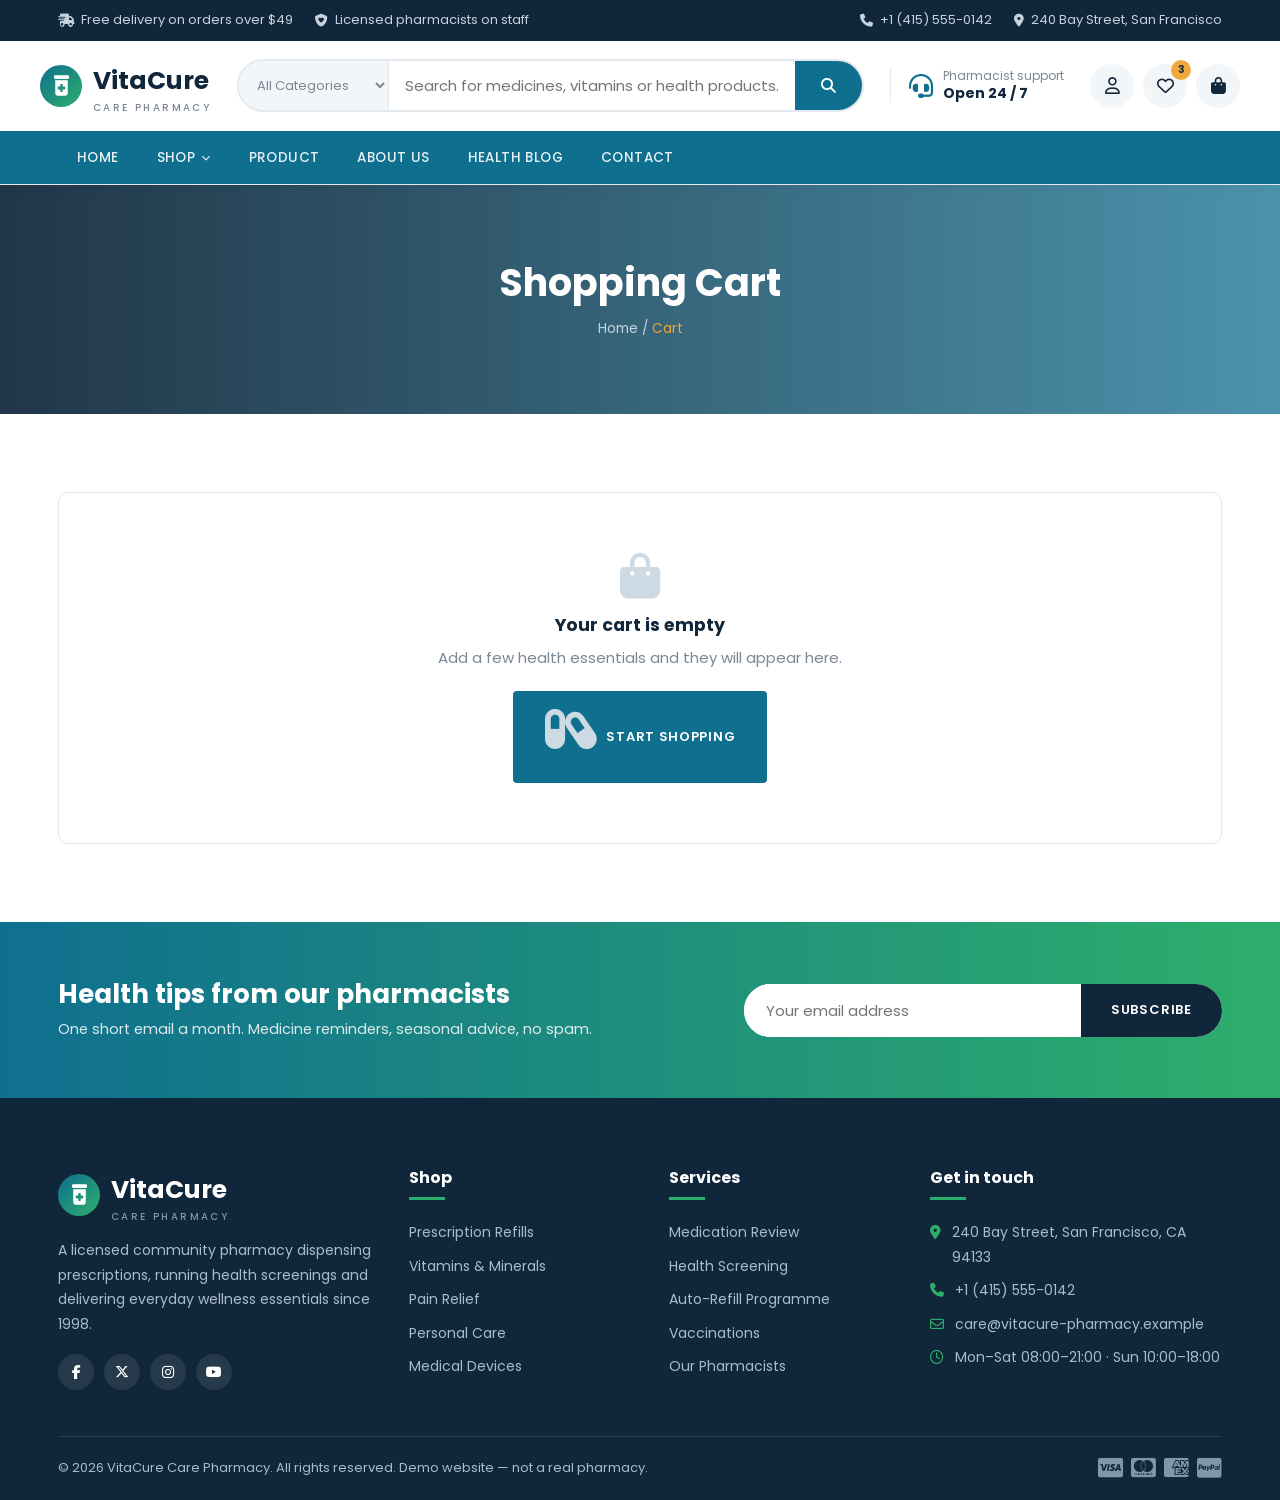
<file: cart.html>
<!DOCTYPE html>
<html lang="en">
<head>
<meta charset="UTF-8">
<meta name="viewport" content="width=device-width, initial-scale=1">
<title>Shopping Cart — VitaCure Care Pharmacy</title>
<link rel="preconnect" href="https://fonts.googleapis.com">
<link href="https://fonts.googleapis.com/css2?family=Poppins:wght@300;400;500;600;700&display=swap" rel="stylesheet">
<link rel="stylesheet" href="https://cdnjs.cloudflare.com/ajax/libs/font-awesome/6.5.1/css/all.min.css">
<link rel="stylesheet" href="css/style.css">
</head>
<body>

<div class="topbar">
  <div class="container wrap">
    <div class="tb-items"><span><i class="fa-solid fa-truck-fast"></i> Free delivery on orders over $49</span><span><i class="fa-solid fa-shield-heart"></i> Licensed pharmacists on staff</span></div>
    <div class="tb-items"><span><i class="fa-solid fa-phone"></i> +1 (415) 555-0142</span><span><i class="fa-solid fa-location-dot"></i> 240 Bay Street, San Francisco</span></div>
  </div>
</div>

<header class="site-header">
  <div class="container header-main">
    <a href="index.html" class="logo"><span class="mark"><i class="fa-solid fa-prescription-bottle-medical"></i></span><span>VitaCure<small>Care Pharmacy</small></span></a>
    <form class="searchbar">
      <select aria-label="Category"><option>All Categories</option><option>Prescription</option><option>Vitamins</option><option>Personal Care</option><option>Medical Devices</option></select>
      <input type="text" placeholder="Search for medicines, vitamins or health products…">
      <button type="submit" aria-label="Search"><i class="fa-solid fa-magnifying-glass"></i></button>
    </form>
    <div class="header-support"><i class="fa-solid fa-headset" style="font-size:24px;color:#0f6f8f"></i><span>Pharmacist support<strong>Open 24 / 7</strong></span></div>
    <div class="header-actions">
      <a href="#" class="icon-btn" title="My account"><i class="fa-regular fa-user"></i></a>
      <a href="#" class="icon-btn" title="Wishlist"><i class="fa-regular fa-heart"></i><span class="count">3</span></a>
      <a href="cart.html" class="icon-btn" title="Cart"><i class="fa-solid fa-bag-shopping"></i><span class="count js-cart-count">0</span></a>
    </div>
  </div>
  <nav class="main-nav">
    <div class="container">
      <button class="nav-toggle"><i class="fa-solid fa-bars"></i> Browse All Categories</button>
      <ul>
        <li><a href="index.html" class="nav-link">Home</a></li>
        <li class="has-drop"><a href="shop.html" class="nav-link">Shop <i class="fa-solid fa-chevron-down" style="font-size:9px"></i></a>
          <div class="mega">
            <div><h5>Pharmacy</h5><a href="shop.html">Prescription Refills</a><a href="shop.html">Pain &amp; Fever</a><a href="shop.html">Cold &amp; Flu</a><a href="shop.html">Digestive Health</a></div>
            <div><h5>Wellness</h5><a href="shop.html">Vitamins &amp; Minerals</a><a href="shop.html">Sports Nutrition</a><a href="shop.html">Immunity Support</a><a href="shop.html">Sleep &amp; Stress</a></div>
            <div><h5>Family Care</h5><a href="shop.html">Baby &amp; Mother</a><a href="shop.html">Skin &amp; Personal Care</a><a href="shop.html">First Aid</a><a href="shop.html">Medical Devices</a></div>
          </div>
        </li>
        <li><a href="product.html" class="nav-link">Product</a></li>
        <li><a href="about.html" class="nav-link">About Us</a></li>
        <li><a href="blog.html" class="nav-link">Health Blog</a></li>
        <li><a href="contact.html" class="nav-link">Contact</a></li>
      </ul>
    </div>
  </nav>
</header>

<section class="page-hero">
  <div class="container">
    <h1>Shopping Cart</h1>
    <div class="crumbs"><a href="index.html">Home</a> / <span>Cart</span></div>
  </div>
</section>

<section class="section">
  <div class="container">

    <div id="cart-layout" class="cart-layout">
      <div>
        <table class="cart-table">
          <thead>
            <tr><th>Product</th><th>Price</th><th>Quantity</th><th>Subtotal</th><th></th></tr>
          </thead>
          <tbody id="cart-body"></tbody>
        </table>

        <div style="display:flex;gap:12px;flex-wrap:wrap;margin-top:24px">
          <a href="shop.html" class="btn btn-outline"><i class="fa-solid fa-arrow-left-long"></i> Continue shopping</a>
          <button class="btn btn-outline" onclick="window.vcToast('Cart totals refreshed.','fa-rotate')"><i class="fa-solid fa-rotate"></i> Update cart</button>
        </div>
      </div>

      <aside>
        <div class="cart-totals">
          <h4>Cart Totals</h4>
          <div class="row"><span>Subtotal</span><strong id="sum-sub">$0.00</strong></div>
          <div class="row"><span>Delivery</span><strong id="sum-ship">$0.00</strong></div>
          <div class="row"><span>Estimated tax (5%)</span><strong id="sum-tax">$0.00</strong></div>
          <div class="row total"><span>Total</span><span id="sum-total">$0.00</span></div>

          <div class="coupon" style="margin-top:20px">
            <input type="text" placeholder="Coupon code">
            <button class="btn btn-outline" onclick="window.vcToast('Coupon code applied.','fa-ticket')">Apply</button>
          </div>

          <button class="btn btn-green btn-block" id="checkout-btn"><i class="fa-solid fa-lock"></i> Proceed to checkout</button>

          <p style="font-size:13px;color:#7b8794;margin-top:14px;text-align:center">A licensed pharmacist reviews every order before dispatch. Free delivery over $49.</p>

          <div class="pay" style="justify-content:center;margin-top:14px;font-size:26px;color:#9fb0bf">
            <i class="fa-brands fa-cc-visa"></i><i class="fa-brands fa-cc-mastercard"></i><i class="fa-brands fa-cc-amex"></i><i class="fa-brands fa-cc-paypal"></i>
          </div>
        </div>
      </aside>
    </div>

    <div class="empty-cart" id="empty-cart" style="display:none">
      <i class="fa-solid fa-bag-shopping"></i>
      <h3 style="margin-bottom:8px">Your cart is empty</h3>
      <p style="color:#7b8794;margin-bottom:20px">Add a few health essentials and they will appear here.</p>
      <a href="shop.html" class="btn btn-primary"><i class="fa-solid fa-capsules"></i> Start shopping</a>
    </div>

  </div>
</section>

<section class="newsletter">
  <div class="container wrap">
    <div><h3>Health tips from our pharmacists</h3><p>One short email a month. Medicine reminders, seasonal advice, no spam.</p></div>
    <form class="news-form"><input type="email" placeholder="Your email address" required><button type="submit">Subscribe</button></form>
  </div>
</section>

<footer class="site-footer">
  <div class="container">
    <div class="f-grid">
      <div>
        <a href="index.html" class="logo"><span class="mark"><i class="fa-solid fa-prescription-bottle-medical"></i></span><span>VitaCure<small>Care Pharmacy</small></span></a>
        <p>A licensed community pharmacy dispensing prescriptions, running health screenings and delivering everyday wellness essentials since 1998.</p>
        <div class="f-soc"><a href="#"><i class="fa-brands fa-facebook-f"></i></a><a href="#"><i class="fa-brands fa-x-twitter"></i></a><a href="#"><i class="fa-brands fa-instagram"></i></a><a href="#"><i class="fa-brands fa-youtube"></i></a></div>
      </div>
      <div><h4>Shop</h4><ul><li><a href="shop.html">Prescription Refills</a></li><li><a href="shop.html">Vitamins &amp; Minerals</a></li><li><a href="shop.html">Pain Relief</a></li><li><a href="shop.html">Personal Care</a></li><li><a href="shop.html">Medical Devices</a></li></ul></div>
      <div><h4>Services</h4><ul><li><a href="contact.html">Medication Review</a></li><li><a href="contact.html">Health Screening</a></li><li><a href="contact.html">Auto-Refill Programme</a></li><li><a href="contact.html">Vaccinations</a></li><li><a href="about.html">Our Pharmacists</a></li></ul></div>
      <div><h4>Get in touch</h4>
        <ul class="f-contact">
          <li><i class="fa-solid fa-location-dot"></i><span>240 Bay Street, San Francisco, CA 94133</span></li>
          <li><i class="fa-solid fa-phone"></i><span>+1 (415) 555-0142</span></li>
          <li><i class="fa-regular fa-envelope"></i><span>care@vitacure-pharmacy.example</span></li>
          <li><i class="fa-regular fa-clock"></i><span>Mon–Sat 08:00–21:00 · Sun 10:00–18:00</span></li>
        </ul>
      </div>
    </div>
    <div class="f-bottom">
      <span>© 2026 VitaCure Care Pharmacy. All rights reserved. Demo website — not a real pharmacy.</span>
      <div class="pay"><i class="fa-brands fa-cc-visa"></i><i class="fa-brands fa-cc-mastercard"></i><i class="fa-brands fa-cc-amex"></i><i class="fa-brands fa-cc-paypal"></i></div>
    </div>
  </div>
</footer>

<script src="js/main.js"></script>
</body>
</html>
</file>
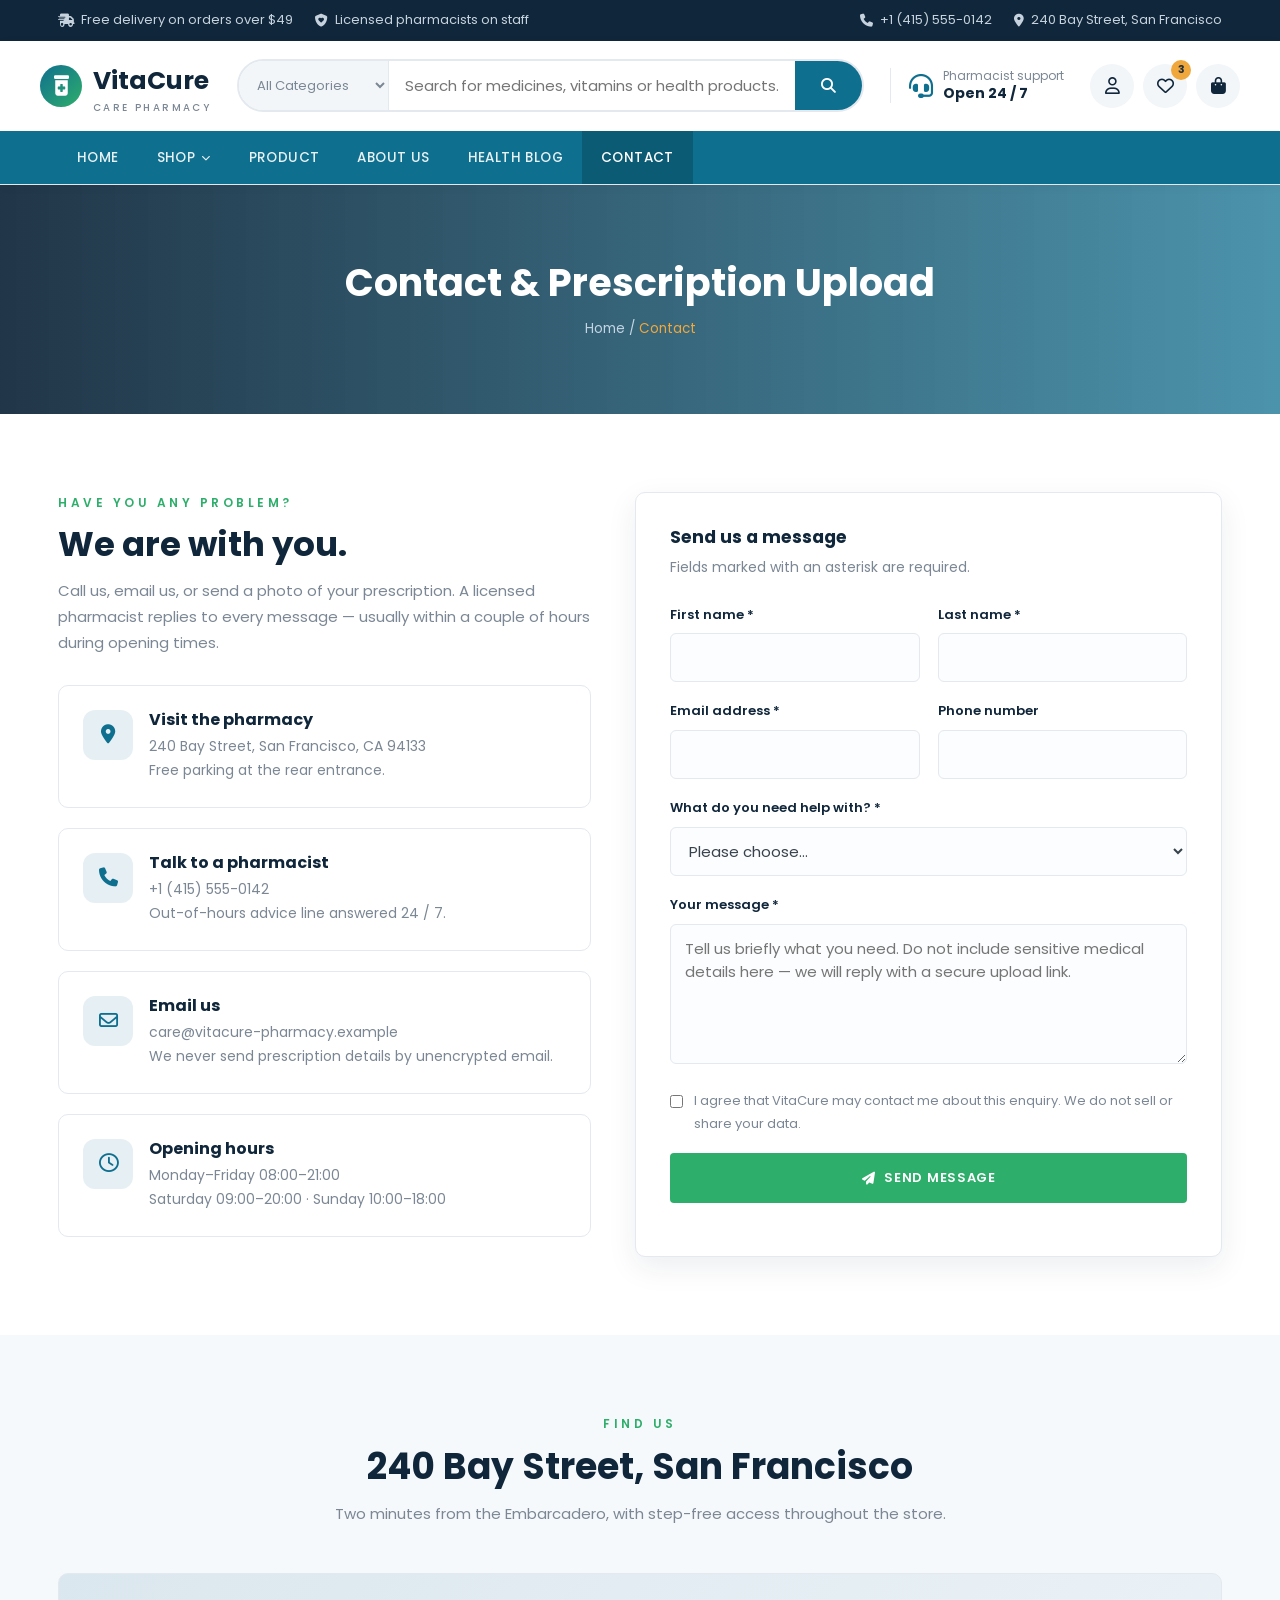
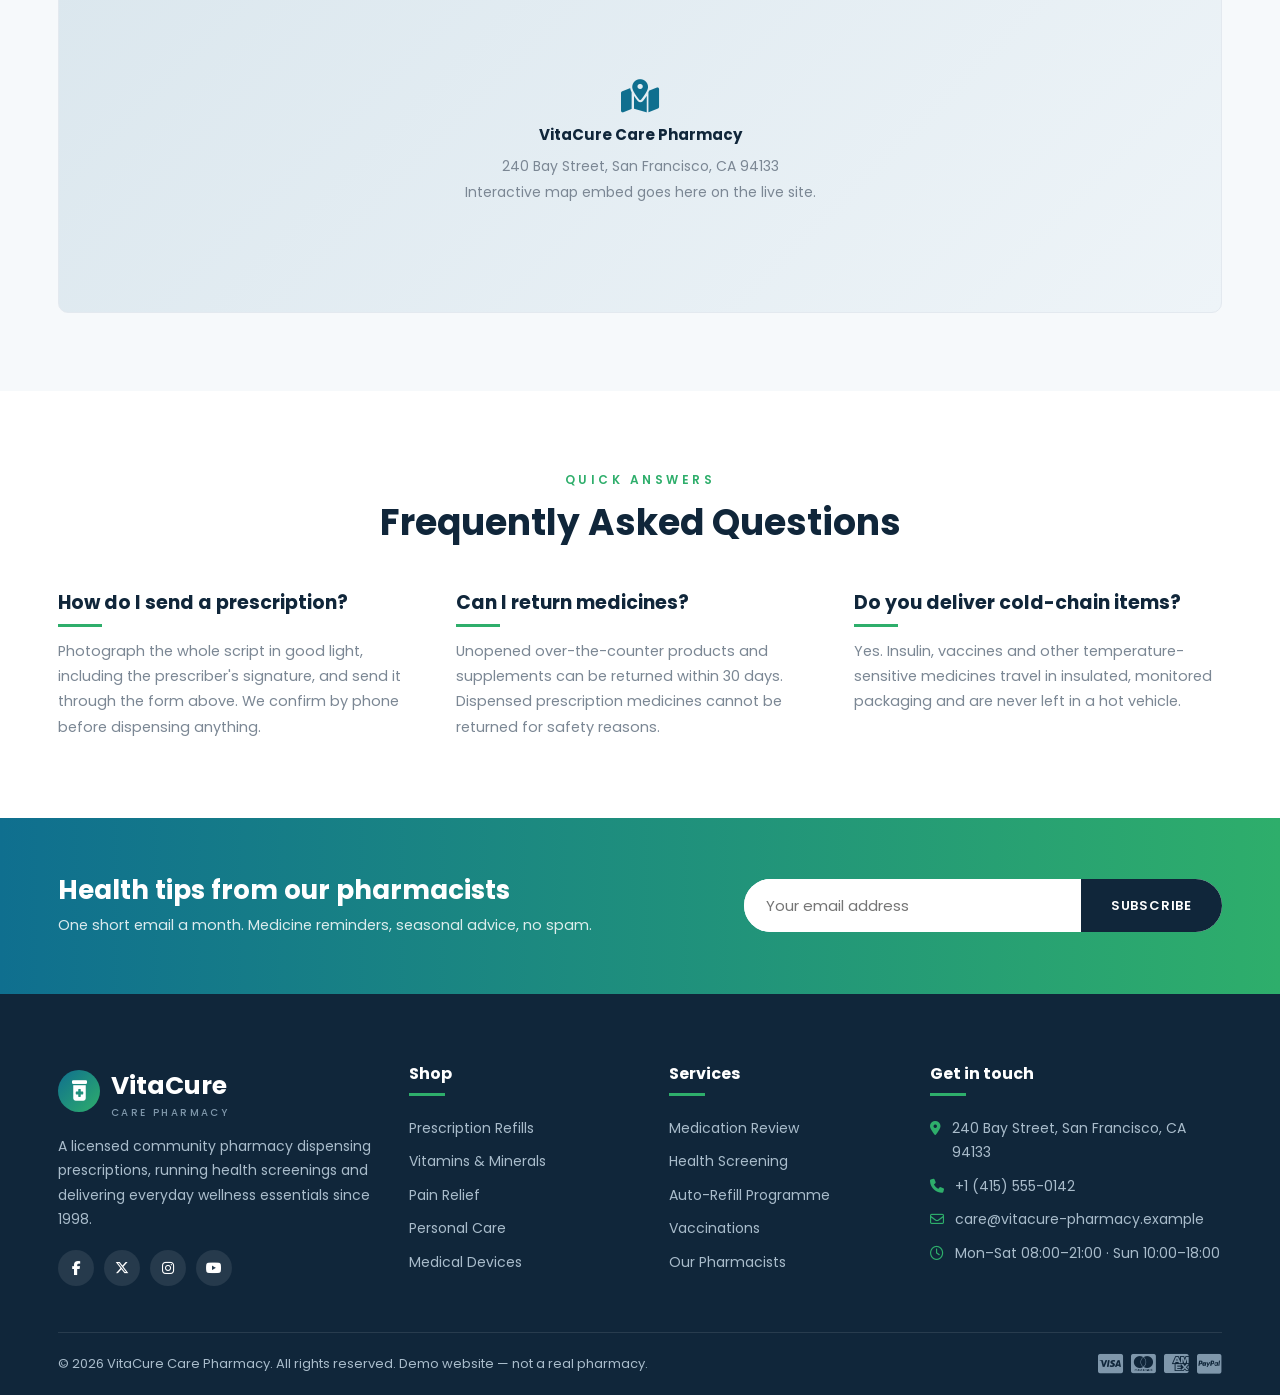
<file: contact.html>
<!DOCTYPE html>
<html lang="en">
<head>
<meta charset="UTF-8">
<meta name="viewport" content="width=device-width, initial-scale=1">
<title>Contact &amp; Prescription Upload — VitaCure Care Pharmacy</title>
<meta name="description" content="Contact VitaCure Care Pharmacy, upload a prescription, or book a health screening with a licensed pharmacist.">
<link rel="preconnect" href="https://fonts.googleapis.com">
<link href="https://fonts.googleapis.com/css2?family=Poppins:wght@300;400;500;600;700&display=swap" rel="stylesheet">
<link rel="stylesheet" href="https://cdnjs.cloudflare.com/ajax/libs/font-awesome/6.5.1/css/all.min.css">
<link rel="stylesheet" href="css/style.css">
</head>
<body>

<div class="topbar">
  <div class="container wrap">
    <div class="tb-items"><span><i class="fa-solid fa-truck-fast"></i> Free delivery on orders over $49</span><span><i class="fa-solid fa-shield-heart"></i> Licensed pharmacists on staff</span></div>
    <div class="tb-items"><span><i class="fa-solid fa-phone"></i> +1 (415) 555-0142</span><span><i class="fa-solid fa-location-dot"></i> 240 Bay Street, San Francisco</span></div>
  </div>
</div>

<header class="site-header">
  <div class="container header-main">
    <a href="index.html" class="logo"><span class="mark"><i class="fa-solid fa-prescription-bottle-medical"></i></span><span>VitaCure<small>Care Pharmacy</small></span></a>
    <form class="searchbar">
      <select aria-label="Category"><option>All Categories</option><option>Prescription</option><option>Vitamins</option><option>Personal Care</option><option>Medical Devices</option></select>
      <input type="text" placeholder="Search for medicines, vitamins or health products…">
      <button type="submit" aria-label="Search"><i class="fa-solid fa-magnifying-glass"></i></button>
    </form>
    <div class="header-support"><i class="fa-solid fa-headset" style="font-size:24px;color:#0f6f8f"></i><span>Pharmacist support<strong>Open 24 / 7</strong></span></div>
    <div class="header-actions">
      <a href="#" class="icon-btn" title="My account"><i class="fa-regular fa-user"></i></a>
      <a href="#" class="icon-btn" title="Wishlist"><i class="fa-regular fa-heart"></i><span class="count">3</span></a>
      <a href="cart.html" class="icon-btn" title="Cart"><i class="fa-solid fa-bag-shopping"></i><span class="count js-cart-count">0</span></a>
    </div>
  </div>
  <nav class="main-nav">
    <div class="container">
      <button class="nav-toggle"><i class="fa-solid fa-bars"></i> Browse All Categories</button>
      <ul>
        <li><a href="index.html" class="nav-link">Home</a></li>
        <li class="has-drop"><a href="shop.html" class="nav-link">Shop <i class="fa-solid fa-chevron-down" style="font-size:9px"></i></a>
          <div class="mega">
            <div><h5>Pharmacy</h5><a href="shop.html">Prescription Refills</a><a href="shop.html">Pain &amp; Fever</a><a href="shop.html">Cold &amp; Flu</a><a href="shop.html">Digestive Health</a></div>
            <div><h5>Wellness</h5><a href="shop.html">Vitamins &amp; Minerals</a><a href="shop.html">Sports Nutrition</a><a href="shop.html">Immunity Support</a><a href="shop.html">Sleep &amp; Stress</a></div>
            <div><h5>Family Care</h5><a href="shop.html">Baby &amp; Mother</a><a href="shop.html">Skin &amp; Personal Care</a><a href="shop.html">First Aid</a><a href="shop.html">Medical Devices</a></div>
          </div>
        </li>
        <li><a href="product.html" class="nav-link">Product</a></li>
        <li><a href="about.html" class="nav-link">About Us</a></li>
        <li><a href="blog.html" class="nav-link">Health Blog</a></li>
        <li class="active"><a href="contact.html" class="nav-link">Contact</a></li>
      </ul>
    </div>
  </nav>
</header>

<section class="page-hero">
  <div class="container">
    <h1>Contact &amp; Prescription Upload</h1>
    <div class="crumbs"><a href="index.html">Home</a> / <span>Contact</span></div>
  </div>
</section>

<section class="section">
  <div class="container contact-grid">
    <div>
      <span class="eyebrow" style="color:#2eae6b;letter-spacing:3.5px;font-size:12px;text-transform:uppercase;font-weight:600;display:block;margin-bottom:10px">Have you any problem?</span>
      <h2 style="font-size:34px;margin-bottom:12px">We are with you.</h2>
      <p style="color:#7b8794;margin-bottom:28px">Call us, email us, or send a photo of your prescription. A licensed pharmacist replies to every message — usually within a couple of hours during opening times.</p>

      <div class="info-card">
        <i class="fa-solid fa-location-dot"></i>
        <div><h4>Visit the pharmacy</h4><p>240 Bay Street, San Francisco, CA 94133<br>Free parking at the rear entrance.</p></div>
      </div>
      <div class="info-card">
        <i class="fa-solid fa-phone"></i>
        <div><h4>Talk to a pharmacist</h4><p>+1 (415) 555-0142<br>Out-of-hours advice line answered 24 / 7.</p></div>
      </div>
      <div class="info-card">
        <i class="fa-regular fa-envelope"></i>
        <div><h4>Email us</h4><p>care@vitacure-pharmacy.example<br>We never send prescription details by unencrypted email.</p></div>
      </div>
      <div class="info-card">
        <i class="fa-regular fa-clock"></i>
        <div><h4>Opening hours</h4><p>Monday–Friday 08:00–21:00<br>Saturday 09:00–20:00 · Sunday 10:00–18:00</p></div>
      </div>
    </div>

    <div class="form-card">
      <h3 style="margin-bottom:6px">Send us a message</h3>
      <p style="color:#7b8794;font-size:14px;margin-bottom:24px">Fields marked with an asterisk are required.</p>

      <form class="js-form">
        <div class="form-grid">
          <div class="field"><label for="fn">First name *</label><input id="fn" type="text" required></div>
          <div class="field"><label for="ln">Last name *</label><input id="ln" type="text" required></div>
        </div>
        <div class="form-grid">
          <div class="field"><label for="em">Email address *</label><input id="em" type="email" required></div>
          <div class="field"><label for="ph">Phone number</label><input id="ph" type="tel"></div>
        </div>
        <div class="field">
          <label for="tp">What do you need help with? *</label>
          <select id="tp" required>
            <option value="">Please choose…</option>
            <option>Upload a new prescription</option>
            <option>Repeat prescription / auto-refill</option>
            <option>Medication review or interaction check</option>
            <option>Book a health screening</option>
            <option>Question about an order</option>
            <option>Something else</option>
          </select>
        </div>
        <div class="field">
          <label for="msg">Your message *</label>
          <textarea id="msg" placeholder="Tell us briefly what you need. Do not include sensitive medical details here — we will reply with a secure upload link." required></textarea>
        </div>
        <div class="field" style="display:flex;gap:11px;align-items:flex-start">
          <input type="checkbox" id="consent" style="width:auto;margin-top:5px" required>
          <label for="consent" style="font-weight:400;font-size:13px;color:#7b8794;margin:0">I agree that VitaCure may contact me about this enquiry. We do not sell or share your data.</label>
        </div>
        <button type="submit" class="btn btn-green btn-block"><i class="fa-solid fa-paper-plane"></i> Send message</button>
      </form>
    </div>
  </div>
</section>

<section class="section bg-soft">
  <div class="container">
    <div class="sec-head"><span class="eyebrow">Find us</span><h2>240 Bay Street, San Francisco</h2><p>Two minutes from the Embarcadero, with step-free access throughout the store.</p></div>
    <div class="map">
      <div>
        <i class="fa-solid fa-map-location-dot"></i>
        <strong style="color:#10263a;display:block;margin-bottom:4px">VitaCure Care Pharmacy</strong>
        <span style="font-size:14px">240 Bay Street, San Francisco, CA 94133<br>Interactive map embed goes here on the live site.</span>
      </div>
    </div>
  </div>
</section>

<section class="section">
  <div class="container">
    <div class="sec-head"><span class="eyebrow">Quick answers</span><h2>Frequently Asked Questions</h2></div>
    <div class="story-grid">
      <div>
        <h4>How do I send a prescription?</h4>
        <p>Photograph the whole script in good light, including the prescriber's signature, and send it through the form above. We confirm by phone before dispensing anything.</p>
      </div>
      <div>
        <h4>Can I return medicines?</h4>
        <p>Unopened over-the-counter products and supplements can be returned within 30 days. Dispensed prescription medicines cannot be returned for safety reasons.</p>
      </div>
      <div>
        <h4>Do you deliver cold-chain items?</h4>
        <p>Yes. Insulin, vaccines and other temperature-sensitive medicines travel in insulated, monitored packaging and are never left in a hot vehicle.</p>
      </div>
    </div>
  </div>
</section>

<section class="newsletter">
  <div class="container wrap">
    <div><h3>Health tips from our pharmacists</h3><p>One short email a month. Medicine reminders, seasonal advice, no spam.</p></div>
    <form class="news-form"><input type="email" placeholder="Your email address" required><button type="submit">Subscribe</button></form>
  </div>
</section>

<footer class="site-footer">
  <div class="container">
    <div class="f-grid">
      <div>
        <a href="index.html" class="logo"><span class="mark"><i class="fa-solid fa-prescription-bottle-medical"></i></span><span>VitaCure<small>Care Pharmacy</small></span></a>
        <p>A licensed community pharmacy dispensing prescriptions, running health screenings and delivering everyday wellness essentials since 1998.</p>
        <div class="f-soc"><a href="#"><i class="fa-brands fa-facebook-f"></i></a><a href="#"><i class="fa-brands fa-x-twitter"></i></a><a href="#"><i class="fa-brands fa-instagram"></i></a><a href="#"><i class="fa-brands fa-youtube"></i></a></div>
      </div>
      <div><h4>Shop</h4><ul><li><a href="shop.html">Prescription Refills</a></li><li><a href="shop.html">Vitamins &amp; Minerals</a></li><li><a href="shop.html">Pain Relief</a></li><li><a href="shop.html">Personal Care</a></li><li><a href="shop.html">Medical Devices</a></li></ul></div>
      <div><h4>Services</h4><ul><li><a href="contact.html">Medication Review</a></li><li><a href="contact.html">Health Screening</a></li><li><a href="contact.html">Auto-Refill Programme</a></li><li><a href="contact.html">Vaccinations</a></li><li><a href="about.html">Our Pharmacists</a></li></ul></div>
      <div><h4>Get in touch</h4>
        <ul class="f-contact">
          <li><i class="fa-solid fa-location-dot"></i><span>240 Bay Street, San Francisco, CA 94133</span></li>
          <li><i class="fa-solid fa-phone"></i><span>+1 (415) 555-0142</span></li>
          <li><i class="fa-regular fa-envelope"></i><span>care@vitacure-pharmacy.example</span></li>
          <li><i class="fa-regular fa-clock"></i><span>Mon–Sat 08:00–21:00 · Sun 10:00–18:00</span></li>
        </ul>
      </div>
    </div>
    <div class="f-bottom">
      <span>© 2026 VitaCure Care Pharmacy. All rights reserved. Demo website — not a real pharmacy.</span>
      <div class="pay"><i class="fa-brands fa-cc-visa"></i><i class="fa-brands fa-cc-mastercard"></i><i class="fa-brands fa-cc-amex"></i><i class="fa-brands fa-cc-paypal"></i></div>
    </div>
  </div>
</footer>

<script src="js/main.js"></script>
</body>
</html>
</file>
<file: css/style.css>
/* ==========================================================================
   VitaCure Pharmacy — original stylesheet
   ========================================================================== */
:root{
  --primary:#0f6f8f;
  --primary-dark:#0a5570;
  --navy:#10263a;
  --green:#2eae6b;
  --green-dark:#238a54;
  --accent:#f0a83c;
  --sale:#e5533d;
  --text:#38424c;
  --muted:#7b8794;
  --line:#e3e9ef;
  --bg:#f6f9fb;
  --white:#fff;
  --radius:10px;
  --shadow:0 10px 30px rgba(16,38,58,.08);
  --shadow-lg:0 18px 45px rgba(16,38,58,.14);
  --font:"Poppins",-apple-system,BlinkMacSystemFont,"Segoe UI",Roboto,Helvetica,Arial,sans-serif;
}
*{box-sizing:border-box;margin:0;padding:0}
html{scroll-behavior:smooth}
body{font-family:var(--font);color:var(--text);background:var(--white);font-size:15px;line-height:1.75;-webkit-font-smoothing:antialiased}
img{max-width:100%;display:block}
a{color:inherit;text-decoration:none;transition:.25s}
ul{list-style:none}
button,input,select,textarea{font-family:inherit;font-size:inherit;outline:none}
h1,h2,h3,h4{color:var(--navy);font-weight:700;line-height:1.25}
.container{width:100%;max-width:1200px;margin:0 auto;padding:0 18px}
.section{padding:78px 0}
.section-sm{padding:50px 0}
.bg-soft{background:var(--bg)}
.text-center{text-align:center}

/* ---------- buttons ---------- */
.btn{display:inline-flex;align-items:center;gap:9px;padding:13px 30px;border-radius:4px;border:2px solid transparent;font-weight:600;font-size:13px;letter-spacing:.7px;text-transform:uppercase;cursor:pointer;transition:.25s}
.btn-primary{background:var(--primary);color:#fff}
.btn-primary:hover{background:var(--primary-dark);transform:translateY(-2px)}
.btn-green{background:var(--green);color:#fff}
.btn-green:hover{background:var(--green-dark);transform:translateY(-2px)}
.btn-outline{border-color:var(--primary);color:var(--primary);background:transparent}
.btn-outline:hover{background:var(--primary);color:#fff}
.btn-white{background:#fff;color:var(--primary)}
.btn-white:hover{background:var(--navy);color:#fff}
.btn-block{width:100%;justify-content:center}

/* ---------- top bar ---------- */
.topbar{background:var(--navy);color:#c6d3de;font-size:13px;padding:9px 0}
.topbar .wrap{display:flex;justify-content:space-between;align-items:center;gap:14px;flex-wrap:wrap}
.topbar a:hover{color:#fff}
.topbar .tb-items{display:flex;gap:22px;flex-wrap:wrap}
.topbar .tb-items span{display:inline-flex;align-items:center;gap:7px}

/* ---------- header ---------- */
.site-header{background:#fff;border-bottom:1px solid var(--line);position:sticky;top:0;z-index:60;box-shadow:0 2px 10px rgba(16,38,58,.04)}
.header-main{display:flex;align-items:center;gap:26px;padding:18px 0}
.logo{display:flex;align-items:center;gap:11px;font-size:25px;font-weight:700;color:var(--navy);white-space:nowrap}
.logo .mark{width:42px;height:42px;border-radius:50%;background:linear-gradient(135deg,var(--primary),var(--green));display:grid;place-items:center;color:#fff;font-size:20px;font-weight:700}
.logo small{display:block;font-size:10px;letter-spacing:2.4px;color:var(--muted);font-weight:500;text-transform:uppercase;line-height:1}
.searchbar{flex:1;display:flex;border:2px solid var(--line);border-radius:50px;overflow:hidden;background:#fff}
.searchbar select{border:0;background:#f2f6f9;padding:0 14px;color:var(--muted);font-size:13px;border-right:1px solid var(--line);cursor:pointer;max-width:150px}
.searchbar input{flex:1;border:0;padding:13px 16px}
.searchbar button{border:0;background:var(--primary);color:#fff;padding:0 26px;cursor:pointer;font-size:15px}
.searchbar button:hover{background:var(--primary-dark)}
.header-actions{display:flex;align-items:center;gap:9px}
.icon-btn{position:relative;width:44px;height:44px;border-radius:50%;background:#f2f6f9;display:grid;place-items:center;color:var(--navy);font-size:17px;cursor:pointer;border:0}
.icon-btn:hover{background:var(--primary);color:#fff}
.icon-btn .count{position:absolute;top:-4px;right:-4px;min-width:20px;height:20px;border-radius:50%;background:var(--accent);color:#22303c;font-size:11px;font-weight:700;display:grid;place-items:center;padding:0 4px}
.header-support{display:flex;align-items:center;gap:10px;color:var(--muted);font-size:12px;line-height:1.35;padding-left:18px;border-left:1px solid var(--line)}
.header-support strong{display:block;color:var(--navy);font-size:14px}

/* ---------- nav ---------- */
.main-nav{background:var(--primary)}
.main-nav ul{display:flex;align-items:center}
.main-nav a.nav-link{display:flex;align-items:center;gap:6px;color:rgba(255,255,255,.9);padding:15px 19px;font-weight:500;font-size:13.5px;letter-spacing:.4px;text-transform:uppercase}
.main-nav a.nav-link:hover,.main-nav li.active>a.nav-link{background:rgba(0,0,0,.18);color:#fff}
.has-drop{position:relative}
.dropdown{position:absolute;top:100%;left:0;background:#fff;min-width:230px;box-shadow:var(--shadow-lg);border-top:3px solid var(--green);padding:10px 0;opacity:0;visibility:hidden;transform:translateY(12px);transition:.25s;z-index:50}
.has-drop:hover .dropdown{opacity:1;visibility:visible;transform:translateY(0)}
.dropdown a{display:block;padding:10px 20px;font-size:14px;color:var(--text)}
.dropdown a:hover{background:var(--bg);color:var(--primary);padding-left:26px}
.mega{position:absolute;top:100%;left:0;width:760px;background:#fff;box-shadow:var(--shadow-lg);border-top:3px solid var(--green);padding:28px 30px;display:grid;grid-template-columns:repeat(3,1fr);gap:26px;opacity:0;visibility:hidden;transform:translateY(12px);transition:.25s;z-index:50}
.has-drop:hover .mega{opacity:1;visibility:visible;transform:translateY(0)}
.mega h5{font-size:13px;text-transform:uppercase;letter-spacing:1.2px;color:var(--primary);margin-bottom:12px;padding-bottom:9px;border-bottom:1px solid var(--line)}
.mega a{display:block;padding:6px 0;font-size:14px;color:var(--text)}
.mega a:hover{color:var(--primary);padding-left:6px}
.nav-toggle{display:none;background:rgba(0,0,0,.2);border:0;color:#fff;padding:13px 18px;font-size:16px;cursor:pointer;width:100%;text-align:left}

/* ---------- hero ---------- */
.hero{position:relative;min-height:560px;display:grid;place-items:center;color:#fff;overflow:hidden;background:var(--navy)}
.hero .slide{position:absolute;inset:0;background-size:cover;background-position:center;opacity:0;transition:opacity 1s ease,transform 6s linear}
.hero .slide.active{opacity:1}
.hero::after{content:"";position:absolute;inset:0;background:linear-gradient(90deg,rgba(9,32,52,.92) 0%,rgba(9,32,52,.72) 45%,rgba(9,32,52,.28) 100%)}
.hero .inner{position:relative;z-index:3;width:100%;max-width:1200px;padding:120px 18px 96px}
.hero .eyebrow{display:inline-block;background:rgba(46,174,107,.22);color:#9ff0c4;border:1px solid rgba(46,174,107,.5);padding:6px 16px;border-radius:40px;font-size:12px;letter-spacing:2px;text-transform:uppercase;margin-bottom:20px}
.hero h1{color:#fff;font-size:52px;max-width:660px;margin-bottom:18px}
.hero h1 span{color:var(--accent)}
.hero p{max-width:560px;color:#d5e2ec;margin-bottom:30px;font-size:16px}
.hero-btns{display:flex;gap:14px;flex-wrap:wrap}
.hero-dots{display:flex;gap:10px;margin-top:38px}
.hero-dots button{width:12px;height:12px;border-radius:50%;border:2px solid rgba(255,255,255,.6);background:transparent;cursor:pointer;padding:0}
.hero-dots button.active{background:var(--accent);border-color:var(--accent);width:34px;border-radius:8px}
.hero-strip{position:relative;z-index:5;margin-top:-52px}
.hero-strip .grid3{display:grid;grid-template-columns:repeat(3,1fr);gap:24px}
.strip-card{background:#fff;border-radius:var(--radius);box-shadow:var(--shadow);padding:26px;display:flex;gap:16px;border:1px solid var(--line)}
.strip-card i{font-size:24px;color:var(--primary);background:rgba(15,111,143,.1);width:52px;height:52px;border-radius:12px;display:grid;place-items:center;flex:0 0 52px}
.strip-card h4{font-size:16px;margin-bottom:4px}
.strip-card p{font-size:13px;color:var(--muted);line-height:1.6}

/* ---------- section headings ---------- */
.sec-head{max-width:640px;margin:0 auto 46px;text-align:center}
.sec-head .eyebrow{color:var(--green);letter-spacing:3.5px;font-size:12px;text-transform:uppercase;font-weight:600;display:block;margin-bottom:10px}
.sec-head h2{font-size:36px;margin-bottom:12px}
.sec-head p{color:var(--muted);font-size:15px}

/* ---------- service cards (3 coloured) ---------- */
.service-grid{display:grid;grid-template-columns:repeat(3,1fr);gap:28px}
.service-card{border-radius:16px;padding:40px 30px;color:#fff;text-align:center;transition:.3s}
.service-card:hover{transform:translateY(-8px);box-shadow:var(--shadow-lg)}
.service-card .ico{width:96px;height:96px;margin:0 auto 22px;border-radius:50%;background:rgba(255,255,255,.16);display:grid;place-items:center;font-size:40px}
.service-card h3{color:#fff;font-size:23px;margin-bottom:12px}
.service-card p{color:rgba(255,255,255,.85);font-size:14px;margin-bottom:24px;min-height:66px}
.c1{background:linear-gradient(160deg,#136f90,#0d5470)}
.c2{background:linear-gradient(160deg,#3b45b8,#2a3390)}
.c3{background:linear-gradient(160deg,#2eb56e,#1c8a52)}

/* ---------- about / promo ---------- */
.split{display:grid;grid-template-columns:1fr 1fr;gap:56px;align-items:center}
.split .eyebrow{color:var(--green);letter-spacing:3.5px;font-size:12px;text-transform:uppercase;font-weight:600;display:block;margin-bottom:10px}
.split h2{font-size:36px;margin-bottom:18px}
.split h2 em{font-style:normal;color:var(--primary);display:block}
.split p{color:var(--muted);margin-bottom:16px}
.split-img{position:relative;border-radius:16px;overflow:hidden;box-shadow:var(--shadow-lg)}
.split-img img{width:100%;height:440px;object-fit:cover}
.badge-float{position:absolute;bottom:22px;left:22px;background:#fff;border-radius:12px;padding:14px 20px;box-shadow:var(--shadow);display:flex;gap:12px;align-items:center}
.badge-float strong{display:block;color:var(--navy);font-size:20px;line-height:1}
.badge-float span{font-size:12px;color:var(--muted)}
.check-list li{display:flex;gap:11px;align-items:flex-start;margin-bottom:11px;color:var(--text)}
.check-list li::before{content:"\f00c";font-family:"Font Awesome 6 Free";font-weight:900;color:var(--green);background:rgba(46,174,107,.12);width:22px;height:22px;border-radius:50%;display:grid;place-items:center;font-size:11px;flex:0 0 22px;margin-top:3px}

/* ---------- counter ---------- */
.counters{background:var(--navy);color:#fff;padding:56px 0}
.counters .grid4{display:grid;grid-template-columns:repeat(4,1fr);gap:26px;text-align:center}
.counters i{font-size:26px;color:var(--accent)}
.counters .num{font-size:38px;font-weight:700;color:#fff;line-height:1.2}
.counters .lbl{font-size:13px;color:#a9bccb;letter-spacing:1px;text-transform:uppercase}

/* ---------- product tabs + cards ---------- */
.tabs{display:flex;justify-content:center;gap:8px;flex-wrap:wrap;margin-bottom:40px}
.tabs button{background:transparent;border:1px solid var(--line);color:var(--text);padding:9px 22px;border-radius:40px;cursor:pointer;font-size:13.5px;font-weight:500}
.tabs button:hover{border-color:var(--primary);color:var(--primary)}
.tabs button.active{background:var(--primary);border-color:var(--primary);color:#fff}
.product-grid{display:grid;grid-template-columns:repeat(4,1fr);gap:24px}
.product-card{background:#fff;border:1px solid var(--line);border-radius:var(--radius);overflow:hidden;transition:.3s;position:relative;display:flex;flex-direction:column}
.product-card:hover{box-shadow:var(--shadow-lg);transform:translateY(-5px);border-color:#cfe0ea}
.p-thumb{position:relative;background:#f4f8fa;overflow:hidden}
.p-thumb img{width:100%;height:225px;object-fit:cover;transition:transform .5s}
.product-card:hover .p-thumb img{transform:scale(1.07)}
.p-badge{position:absolute;top:12px;left:12px;background:var(--sale);color:#fff;font-size:11px;font-weight:700;letter-spacing:.6px;padding:4px 11px;border-radius:3px;text-transform:uppercase}
.p-badge.new{background:var(--green)}
.p-tools{position:absolute;top:12px;right:12px;display:flex;flex-direction:column;gap:8px;transform:translateX(60px);opacity:0;transition:.3s}
.product-card:hover .p-tools{transform:translateX(0);opacity:1}
.p-tools button{width:36px;height:36px;border-radius:50%;border:0;background:#fff;color:var(--navy);box-shadow:var(--shadow);cursor:pointer;font-size:14px}
.p-tools button:hover{background:var(--primary);color:#fff}
.p-body{padding:18px 18px 20px;display:flex;flex-direction:column;flex:1}
.p-cat{font-size:11.5px;color:var(--muted);letter-spacing:1px;text-transform:uppercase;margin-bottom:6px}
.p-body h3{font-size:15.5px;line-height:1.4;margin-bottom:8px;min-height:44px}
.p-body h3 a:hover{color:var(--primary)}
.stars{color:var(--accent);font-size:12px;margin-bottom:9px}
.stars span{color:var(--muted);margin-left:5px}
.p-price{font-size:18px;font-weight:700;color:var(--primary);margin-bottom:14px}
.p-price del{font-size:13px;color:var(--muted);font-weight:400;margin-left:7px}
.p-body .btn{margin-top:auto;padding:11px 18px;font-size:12px}
.p-body .btn i{font-size:13px}

/* ---------- testimonial ---------- */
.testimonial{display:grid;grid-template-columns:1fr 1fr;gap:56px;align-items:center}
.quote-box{background:#fff;border-radius:16px;padding:40px;box-shadow:var(--shadow);border-left:5px solid var(--green)}
.quote-box p{font-size:19px;color:var(--navy);font-style:italic;margin-bottom:20px;line-height:1.7}
.quote-box .who{display:flex;align-items:center;gap:14px}
.quote-box .who img{width:56px;height:56px;border-radius:50%;object-fit:cover}
.quote-box .who strong{display:block;color:var(--navy)}
.quote-box .who span{font-size:13px;color:var(--muted)}

/* ---------- team ---------- */
.team-grid{display:grid;grid-template-columns:repeat(3,1fr);gap:30px}
.team-card{text-align:center;background:#fff;border:1px solid var(--line);border-radius:var(--radius);overflow:hidden;transition:.3s}
.team-card:hover{box-shadow:var(--shadow-lg);transform:translateY(-6px)}
.team-card img{width:100%;height:300px;object-fit:cover}
.team-card .tc-body{padding:22px}
.team-card h4{font-size:18px;margin-bottom:4px}
.team-card .role{color:var(--green);font-size:13px;letter-spacing:1.4px;text-transform:uppercase;margin-bottom:14px;display:block}
.team-card .soc{display:flex;justify-content:center;gap:10px}
.team-card .soc a{width:34px;height:34px;border-radius:50%;background:#f2f6f9;display:grid;place-items:center;color:var(--navy);font-size:13px}
.team-card .soc a:hover{background:var(--primary);color:#fff}

/* ---------- story ---------- */
.story-grid{display:grid;grid-template-columns:repeat(3,1fr);gap:30px}
.story-grid h4{font-size:19px;margin-bottom:12px;position:relative;padding-bottom:12px}
.story-grid h4::after{content:"";position:absolute;left:0;bottom:0;width:44px;height:3px;background:var(--green)}
.story-grid p{color:var(--muted);font-size:14.5px}

/* ---------- blog ---------- */
.blog-grid{display:grid;grid-template-columns:repeat(3,1fr);gap:30px}
.blog-card{background:#fff;border:1px solid var(--line);border-radius:var(--radius);overflow:hidden;transition:.3s;display:flex;flex-direction:column}
.blog-card:hover{box-shadow:var(--shadow-lg);transform:translateY(-5px)}
.blog-card .b-thumb{position:relative}
.blog-card .b-thumb img{width:100%;height:220px;object-fit:cover}
.blog-card .date{position:absolute;bottom:14px;left:14px;background:var(--primary);color:#fff;border-radius:6px;padding:8px 13px;text-align:center;line-height:1.1}
.blog-card .date strong{display:block;font-size:20px;color:#fff}
.blog-card .date span{font-size:11px;letter-spacing:1px;text-transform:uppercase}
.blog-card .b-body{padding:22px;display:flex;flex-direction:column;flex:1}
.blog-card .b-body h3{font-size:17.5px;margin-bottom:10px}
.blog-card .b-body h3 a:hover{color:var(--primary)}
.blog-card .b-body p{color:var(--muted);font-size:14px;margin-bottom:16px}
.blog-card .more{margin-top:auto;color:var(--primary);font-weight:600;font-size:13px;text-transform:uppercase;letter-spacing:.8px}

/* ---------- page hero ---------- */
.page-hero{background:linear-gradient(90deg,rgba(9,32,52,.9),rgba(15,111,143,.75)),url('https://sspark.genspark.ai/i/QPqDnlvsCfZtEqvQ?width=2560') center/cover;color:#fff;padding:74px 0;text-align:center}
.page-hero h1{color:#fff;font-size:38px;margin-bottom:10px}
.crumbs{color:#c3d5e2;font-size:13.5px}
.crumbs a:hover{color:#fff}
.crumbs span{color:var(--accent)}

/* ---------- shop layout ---------- */
.shop-wrap{display:grid;grid-template-columns:280px 1fr;gap:34px;align-items:start}
.blog-wrap{display:grid;grid-template-columns:1fr 300px;gap:34px;align-items:start}
.widget{background:#fff;border:1px solid var(--line);border-radius:var(--radius);padding:24px;margin-bottom:24px}
.widget h4{font-size:16px;margin-bottom:16px;padding-bottom:12px;border-bottom:1px solid var(--line)}
.filter-list li{margin-bottom:4px}
.filter-list a{display:flex;justify-content:space-between;font-size:14px;padding:7px 0;color:var(--text)}
.filter-list a:hover{color:var(--primary);padding-left:5px}
.filter-list span{color:var(--muted);font-size:12.5px}
.price-range input[type=range]{width:100%;accent-color:var(--primary)}
.shop-top{display:flex;justify-content:space-between;align-items:center;gap:16px;background:#fff;border:1px solid var(--line);border-radius:var(--radius);padding:16px 22px;margin-bottom:26px;flex-wrap:wrap}
.shop-top p{margin:0;color:var(--muted);font-size:14px}
.shop-top select{border:1px solid var(--line);border-radius:6px;padding:8px 12px;color:var(--text)}
.pagination{display:flex;gap:8px;justify-content:center;margin-top:40px}
.pagination a{width:40px;height:40px;display:grid;place-items:center;border:1px solid var(--line);border-radius:6px;font-size:14px}
.pagination a:hover,.pagination a.active{background:var(--primary);border-color:var(--primary);color:#fff}

/* ---------- product detail ---------- */
.pd-wrap{display:grid;grid-template-columns:1fr 1fr;gap:50px}
.pd-gallery .main{border:1px solid var(--line);border-radius:var(--radius);overflow:hidden;background:#f4f8fa;margin-bottom:16px}
.pd-gallery .main img{width:100%;height:460px;object-fit:cover}
.pd-thumbs{display:grid;grid-template-columns:repeat(4,1fr);gap:12px}
.pd-thumbs img{height:96px;width:100%;object-fit:cover;border:2px solid var(--line);border-radius:8px;cursor:pointer}
.pd-thumbs img.active,.pd-thumbs img:hover{border-color:var(--primary)}
.pd-info .p-cat{margin-bottom:8px}
.pd-info h1{font-size:30px;margin-bottom:12px}
.pd-info .p-price{font-size:30px}
.pd-info .desc{color:var(--muted);margin-bottom:22px}
.qty-row{display:flex;gap:14px;align-items:center;margin-bottom:22px;flex-wrap:wrap}
.qty{display:flex;border:1px solid var(--line);border-radius:6px;overflow:hidden}
.qty button{width:42px;height:48px;border:0;background:#f4f8fa;cursor:pointer;font-size:16px;color:var(--navy)}
.qty button:hover{background:var(--primary);color:#fff}
.qty input{width:60px;height:48px;border:0;text-align:center;font-weight:600;color:var(--navy)}
.meta-list{margin-top:26px;padding-top:22px;border-top:1px solid var(--line);font-size:14px}
.meta-list div{margin-bottom:7px;color:var(--muted)}
.meta-list strong{color:var(--navy);font-weight:600}
.pd-tabs{display:flex;gap:4px;border-bottom:2px solid var(--line);margin:60px 0 28px;flex-wrap:wrap}
.pd-tabs button{background:transparent;border:0;padding:14px 26px;cursor:pointer;font-weight:600;font-size:14px;color:var(--muted);border-bottom:3px solid transparent;margin-bottom:-2px}
.pd-tabs button.active{color:var(--navy);border-bottom-color:var(--primary)}
.tab-panel{display:none}
.tab-panel.active{display:block}
.tab-panel table{width:100%;border-collapse:collapse;font-size:14.5px}
.tab-panel table th,.tab-panel table td{border:1px solid var(--line);padding:12px 16px;text-align:left}
.tab-panel table th{background:var(--bg);color:var(--navy);width:210px}

/* ---------- cart ---------- */
.cart-table{width:100%;border-collapse:collapse;font-size:14.5px}
.cart-table th{background:var(--bg);color:var(--navy);text-align:left;padding:14px 16px;border-bottom:2px solid var(--line);font-size:13px;letter-spacing:.6px;text-transform:uppercase}
.cart-table td{padding:16px;border-bottom:1px solid var(--line);vertical-align:middle}
.cart-prod{display:flex;align-items:center;gap:14px}
.cart-prod img{width:70px;height:70px;object-fit:cover;border-radius:8px;border:1px solid var(--line)}
.cart-prod strong{color:var(--navy);font-size:15px}
.remove{background:transparent;border:0;color:var(--sale);cursor:pointer;font-size:15px}
.cart-totals{background:var(--bg);border:1px solid var(--line);border-radius:var(--radius);padding:28px}
.cart-totals h4{margin-bottom:18px}
.cart-totals .row{display:flex;justify-content:space-between;padding:11px 0;border-bottom:1px dashed var(--line);font-size:14.5px}
.cart-totals .row.total{border:0;font-size:19px;font-weight:700;color:var(--navy);padding-top:16px}
.cart-layout{display:grid;grid-template-columns:1fr 360px;gap:32px;align-items:start}
.empty-cart{text-align:center;padding:60px 20px;background:#fff;border:1px solid var(--line);border-radius:var(--radius)}
.empty-cart i{font-size:46px;color:#cdd9e3;margin-bottom:16px}
.coupon{display:flex;gap:10px;margin-bottom:20px}
.coupon input{flex:1;border:1px solid var(--line);border-radius:6px;padding:12px 14px}

/* ---------- contact ---------- */
.contact-grid{display:grid;grid-template-columns:1fr 1.1fr;gap:44px}
.info-card{display:flex;gap:16px;background:#fff;border:1px solid var(--line);border-radius:var(--radius);padding:24px;margin-bottom:20px}
.info-card i{width:50px;height:50px;border-radius:12px;background:rgba(15,111,143,.1);color:var(--primary);display:grid;place-items:center;font-size:19px;flex:0 0 50px}
.info-card h4{font-size:16px;margin-bottom:4px}
.info-card p{font-size:14px;color:var(--muted)}
.form-card{background:#fff;border:1px solid var(--line);border-radius:var(--radius);padding:34px;box-shadow:var(--shadow)}
.form-grid{display:grid;grid-template-columns:1fr 1fr;gap:18px}
.field{margin-bottom:18px}
.field label{display:block;font-size:13px;font-weight:600;color:var(--navy);margin-bottom:7px}
.field input,.field select,.field textarea{width:100%;border:1px solid var(--line);border-radius:6px;padding:12px 14px;background:#fbfdfe;color:var(--text)}
.field input:focus,.field textarea:focus,.field select:focus{border-color:var(--primary);background:#fff}
.field textarea{min-height:140px;resize:vertical}
.map{height:340px;border-radius:var(--radius);overflow:hidden;border:1px solid var(--line);background:linear-gradient(135deg,#dbe7ee,#eef4f8);display:grid;place-items:center;color:var(--muted);text-align:center}
.map i{font-size:34px;color:var(--primary);display:block;margin-bottom:8px}

/* ---------- newsletter ---------- */
.newsletter{background:linear-gradient(90deg,var(--primary),var(--green));color:#fff;padding:56px 0}
.newsletter .wrap{display:flex;align-items:center;justify-content:space-between;gap:34px;flex-wrap:wrap}
.newsletter h3{color:#fff;font-size:26px;margin-bottom:6px}
.newsletter p{color:rgba(255,255,255,.85);margin:0;font-size:14.5px}
.news-form{display:flex;background:#fff;border-radius:50px;overflow:hidden;min-width:400px}
.news-form input{flex:1;border:0;padding:15px 22px}
.news-form button{border:0;background:var(--navy);color:#fff;padding:0 30px;cursor:pointer;font-weight:600;font-size:13px;letter-spacing:.8px;text-transform:uppercase}
.news-form button:hover{background:#08192a}

/* ---------- footer ---------- */
.site-footer{background:var(--navy);color:#a9bccb;padding:70px 0 0;font-size:14px}
.f-grid{display:grid;grid-template-columns:1.4fr 1fr 1fr 1.3fr;gap:36px;padding-bottom:46px}
.site-footer h4{color:#fff;font-size:16px;margin-bottom:20px;position:relative;padding-bottom:12px}
.site-footer h4::after{content:"";position:absolute;left:0;bottom:0;width:36px;height:3px;background:var(--green)}
.site-footer .logo{color:#fff;margin-bottom:16px}
.site-footer .logo small{color:#7f97ab}
.site-footer ul li{margin-bottom:9px}
.site-footer ul a:hover{color:#fff;padding-left:5px}
.f-contact li{display:flex;gap:11px;margin-bottom:13px;align-items:flex-start}
.f-contact i{color:var(--green);margin-top:5px}
.f-soc{display:flex;gap:10px;margin-top:18px}
.f-soc a{width:36px;height:36px;border-radius:50%;background:rgba(255,255,255,.09);display:grid;place-items:center;color:#fff}
.f-soc a:hover{background:var(--green)}
.f-bottom{border-top:1px solid rgba(255,255,255,.1);padding:20px 0;display:flex;justify-content:space-between;gap:14px;flex-wrap:wrap;font-size:13px}
.pay{display:flex;gap:8px;font-size:22px;color:#7f97ab}

/* ---------- toast ---------- */
.toast{position:fixed;right:24px;bottom:24px;background:var(--navy);color:#fff;padding:15px 24px;border-radius:8px;box-shadow:var(--shadow-lg);opacity:0;transform:translateY(20px);transition:.3s;z-index:200;font-size:14px}
.toast.show{opacity:1;transform:translateY(0)}
.toast i{color:var(--green);margin-right:9px}

/* ---------- responsive ---------- */
@media (max-width:1080px){
  .product-grid{grid-template-columns:repeat(3,1fr)}
  .header-support{display:none}
}
@media (max-width:980px){
  .nav-toggle{display:block}
  .main-nav ul{display:none;flex-direction:column;align-items:stretch}
  .main-nav ul.open{display:flex}
  .dropdown,.mega{position:static;width:100%;opacity:1;visibility:visible;transform:none;box-shadow:none;border-top:0;padding:10px 0 10px 18px;grid-template-columns:1fr;display:none}
  .has-drop.open .dropdown,.has-drop.open .mega{display:block}
  .hero-strip .grid3,.service-grid,.story-grid,.blog-grid,.team-grid,.counters .grid4{grid-template-columns:1fr 1fr}
  .split,.testimonial,.shop-wrap,.blog-wrap,.pd-wrap,.cart-layout,.contact-grid{grid-template-columns:1fr;gap:34px}
  .hero h1{font-size:38px}
  .searchbar{order:3;flex:1 0 100%}
  .header-main{flex-wrap:wrap;gap:14px}
}
@media (max-width:640px){
  .product-grid,.hero-strip .grid3,.service-grid,.story-grid,.blog-grid,.team-grid,.counters .grid4,.form-grid,.f-grid{grid-template-columns:1fr}
  .hero h1{font-size:30px}
  .sec-head h2,.split h2{font-size:27px}
  .section{padding:54px 0}
  .news-form{min-width:100%}
  .cart-table thead{display:none}
  .cart-table td{display:block;border:0;padding:6px 0}
  .cart-table tr{display:block;border-bottom:1px solid var(--line);padding:14px 0}
  .f-bottom{justify-content:center;text-align:center}
}
</file>
